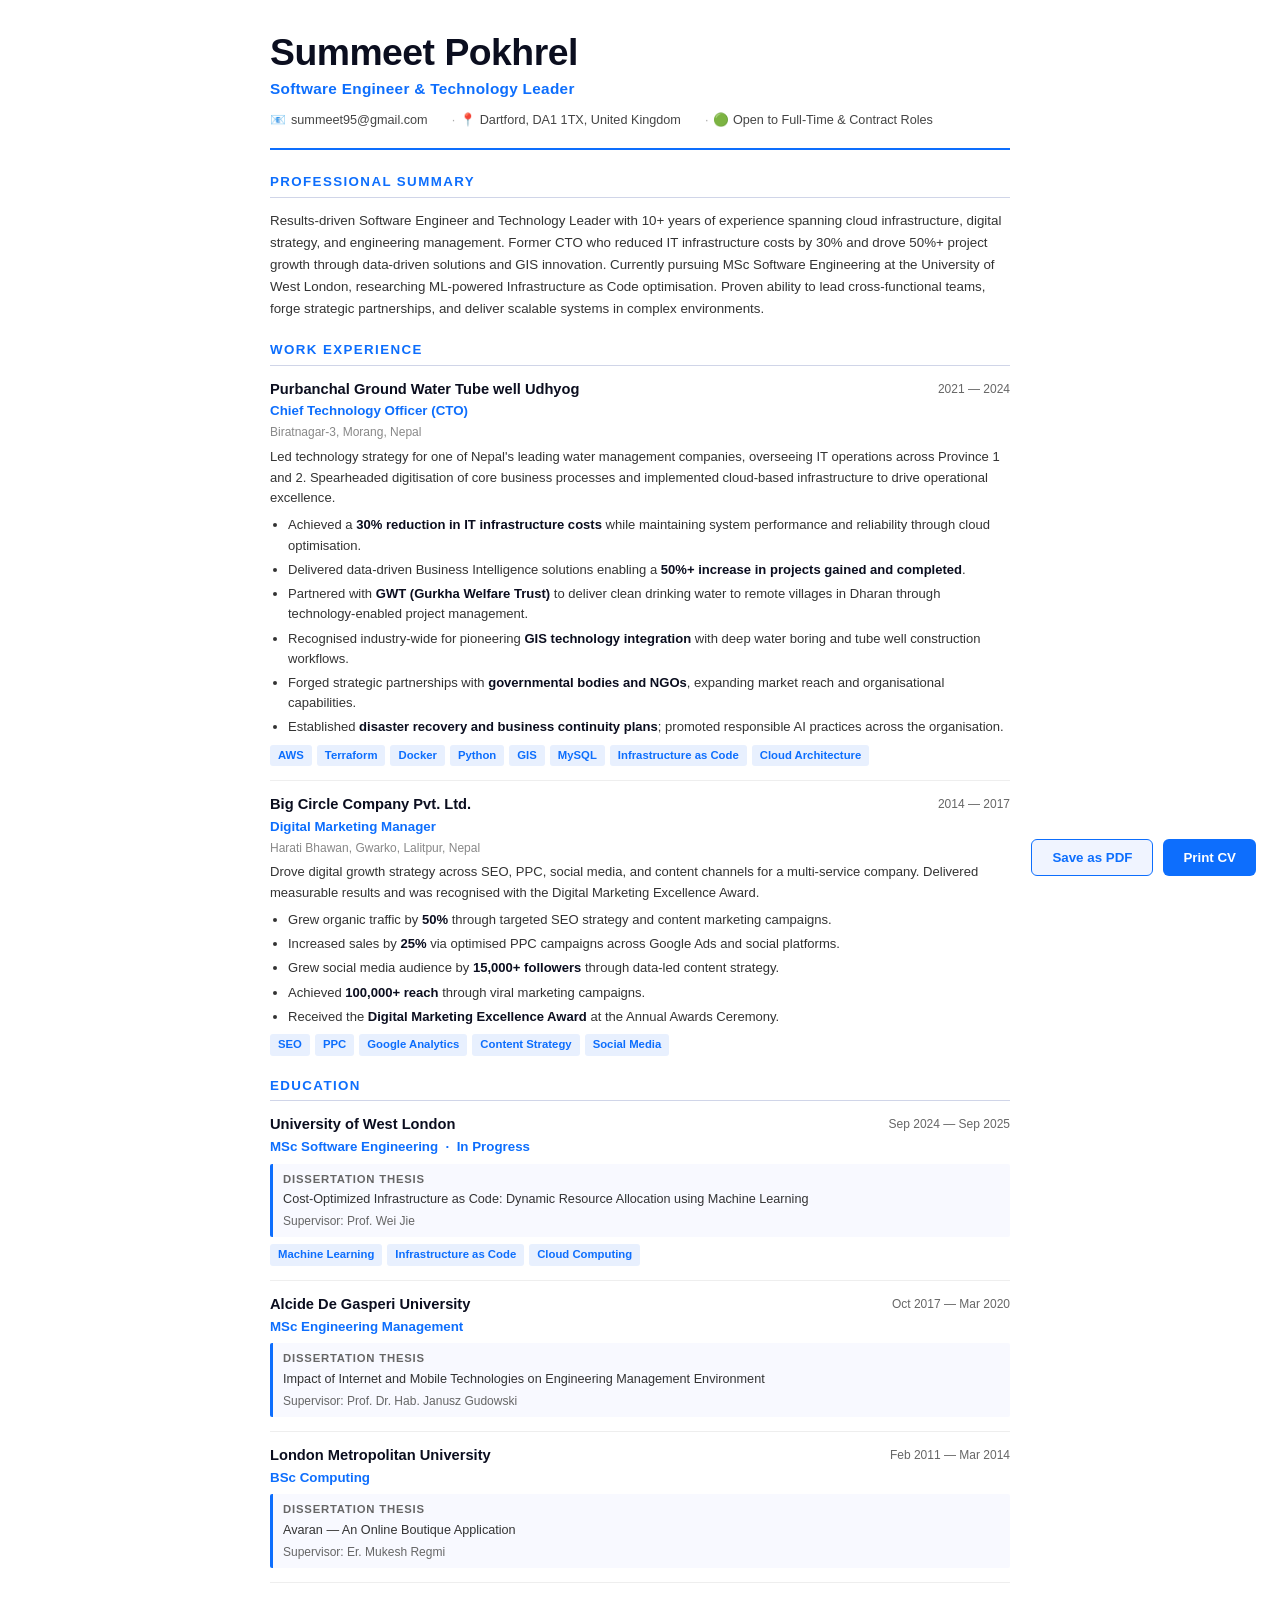
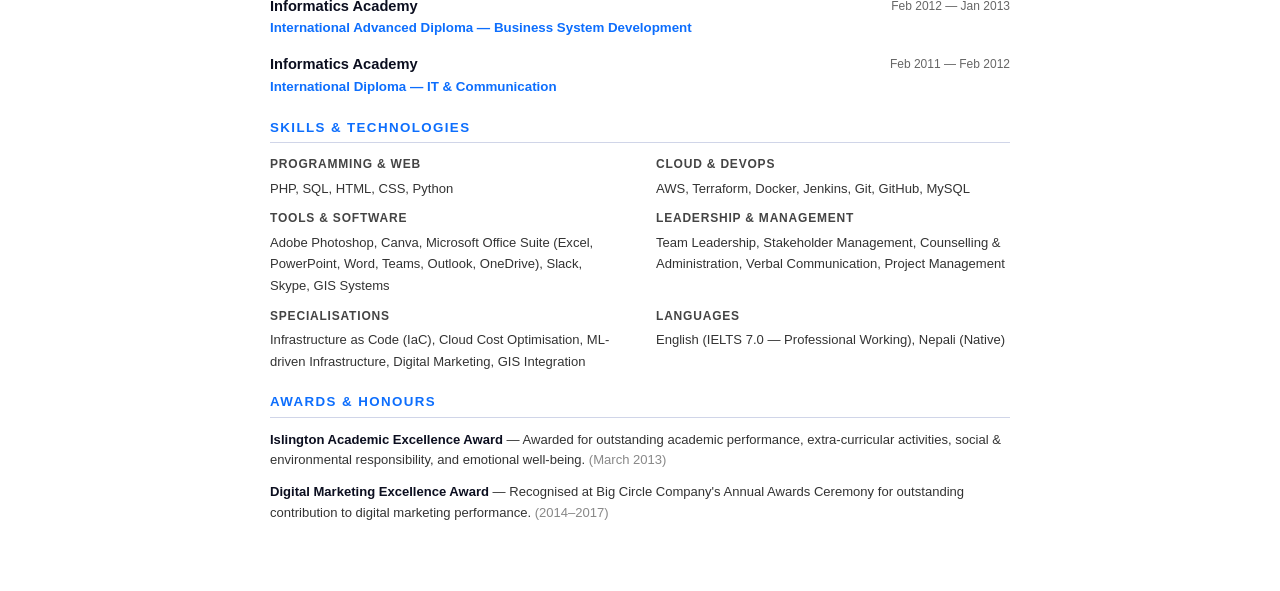
<file: assets/summeet-cv.html>
<!DOCTYPE html>
<html lang="en">
<head>
  <meta charset="UTF-8"/>
  <meta name="viewport" content="width=device-width, initial-scale=1.0"/>
  <title>Summeet Pokhrel — CV</title>
  <style>
    /* ── Reset ── */
    *, *::before, *::after { box-sizing: border-box; margin: 0; padding: 0; }

    /* ── Page / Print Setup ── */
    @page {
      size: A4;
      margin: 18mm 18mm 18mm 18mm;
    }
    @media print {
      body { print-color-adjust: exact; -webkit-print-color-adjust: exact; }
      .no-print { display: none; }
      .page-break { break-before: page; }
      a { text-decoration: none; color: inherit; }
    }

    /* ── Base ── */
    html { font-size: 10.5pt; }
    body {
      font-family: 'Calibri', 'Arial', 'Helvetica Neue', sans-serif;
      color: #1a1a2e;
      background: #ffffff;
      line-height: 1.55;
      max-width: 820px;
      margin: 0 auto;
      padding: 32px 40px 48px;
    }

    /* ── Accent colour ── */
    :root { --accent: #0d6efd; --accent-light: #e8f0fe; --divider: #d0d5e8; }

    /* ════════════════════ HEADER ════════════════════ */
    .cv-header { border-bottom: 2.5px solid var(--accent); padding-bottom: 18px; margin-bottom: 22px; }
    .cv-name {
      font-size: 28pt;
      font-weight: 700;
      color: #0b0e1f;
      letter-spacing: -0.5px;
      line-height: 1.1;
    }
    .cv-title {
      font-size: 11.5pt;
      color: var(--accent);
      font-weight: 600;
      margin-top: 4px;
      letter-spacing: 0.3px;
    }
    .cv-contact {
      display: flex;
      flex-wrap: wrap;
      gap: 6px 24px;
      margin-top: 10px;
      font-size: 9.5pt;
      color: #444;
    }
    .cv-contact span { display: flex; align-items: center; gap: 5px; }
    .cv-contact a { color: #444; text-decoration: none; }
    .cv-contact a:hover { color: var(--accent); }
    .dot-sep::before { content: '·'; color: #aaa; }

    /* ════════════════════ SECTION ════════════════════ */
    .cv-section { margin-bottom: 20px; }

    .cv-section-title {
      font-size: 10pt;
      font-weight: 700;
      text-transform: uppercase;
      letter-spacing: 1.4px;
      color: var(--accent);
      border-bottom: 1.5px solid var(--divider);
      padding-bottom: 4px;
      margin-bottom: 12px;
    }

    /* ════════════════════ PROFILE SUMMARY ════════════════════ */
    .summary-text {
      font-size: 10pt;
      color: #333;
      line-height: 1.65;
    }

    /* ════════════════════ EXPERIENCE / EDUCATION ════════════════════ */
    .entry { margin-bottom: 14px; }
    .entry:last-child { margin-bottom: 0; }

    .entry-header { display: flex; justify-content: space-between; align-items: flex-start; gap: 12px; }

    .entry-org {
      font-size: 11pt;
      font-weight: 700;
      color: #0b0e1f;
    }
    .entry-role {
      font-size: 10pt;
      font-weight: 600;
      color: var(--accent);
      margin-top: 1px;
    }
    .entry-date {
      font-size: 9pt;
      color: #666;
      white-space: nowrap;
      font-weight: 500;
      padding-top: 2px;
    }
    .entry-location {
      font-size: 9pt;
      color: #888;
      margin-top: 1px;
    }
    .entry-description {
      font-size: 9.8pt;
      color: #333;
      margin-top: 5px;
      line-height: 1.6;
    }
    .entry-bullets {
      margin-top: 6px;
      padding-left: 18px;
      list-style-type: disc;
    }
    .entry-bullets li {
      font-size: 9.8pt;
      color: #333;
      margin-bottom: 4px;
      line-height: 1.55;
    }
    .entry-bullets li strong { color: #0b0e1f; }

    .entry-tags {
      display: flex;
      flex-wrap: wrap;
      gap: 5px;
      margin-top: 7px;
    }
    .tag {
      font-size: 8.5pt;
      font-weight: 600;
      color: var(--accent);
      background: var(--accent-light);
      padding: 2px 8px;
      border-radius: 3px;
    }

    /* Thesis sub-block */
    .thesis-block {
      margin-top: 6px;
      padding: 7px 10px;
      background: #f8f9ff;
      border-left: 3px solid var(--accent);
      border-radius: 2px;
    }
    .thesis-label { font-size: 8.5pt; font-weight: 700; text-transform: uppercase; letter-spacing: 0.8px; color: #666; }
    .thesis-text  { font-size: 9.5pt; color: #333; margin-top: 2px; line-height: 1.5; }

    /* ════════════════════ SKILLS ════════════════════ */
    .skills-grid {
      display: grid;
      grid-template-columns: 1fr 1fr;
      gap: 10px 32px;
    }
    .skill-group-label {
      font-size: 9pt;
      font-weight: 700;
      text-transform: uppercase;
      letter-spacing: 0.8px;
      color: #444;
      margin-bottom: 4px;
    }
    .skill-list {
      font-size: 9.8pt;
      color: #333;
      line-height: 1.65;
    }

    /* ════════════════════ AWARDS / LANGUAGES ════════════════════ */
    .inline-list { display: flex; flex-wrap: wrap; gap: 6px 20px; }
    .inline-item { font-size: 9.8pt; color: #333; }
    .inline-item strong { color: #0b0e1f; }

    /* ════════════════════ DIVIDER ════════════════════ */
    .entry-divider {
      border: none;
      border-top: 1px solid #eee;
      margin: 12px 0;
    }

    /* ════════════════════ PRINT BUTTON (screen only) ════════════════════ */
    .print-bar {
      position: fixed;
      bottom: 24px;
      right: 24px;
      display: flex;
      gap: 10px;
      z-index: 99;
    }
    .btn-print, .btn-download {
      padding: 10px 20px;
      border: none;
      border-radius: 6px;
      font-size: 10pt;
      font-weight: 600;
      cursor: pointer;
      font-family: inherit;
    }
    .btn-print {
      background: var(--accent);
      color: #fff;
    }
    .btn-print:hover { background: #0558d4; }
    .btn-download {
      background: #f0f4ff;
      color: var(--accent);
      border: 1.5px solid var(--accent);
    }
    .btn-download:hover { background: var(--accent-light); }
  </style>
</head>
<body>

  <!-- ══════════════════════ PRINT BUTTON (screen only) ══════════════════════ -->
  <div class="print-bar no-print">
    <button class="btn-download" onclick="window.print()">Save as PDF</button>
    <button class="btn-print" onclick="window.print()">Print CV</button>
  </div>

  <!-- ══════════════════════ HEADER ══════════════════════ -->
  <header class="cv-header">
    <div class="cv-name">Summeet Pokhrel</div>
    <div class="cv-title">Software Engineer &amp; Technology Leader</div>
    <div class="cv-contact">
      <span>📧 <a href="mailto:summeet95@gmail.com">summeet95@gmail.com</a></span>
      <span class="dot-sep">📍 Dartford, DA1 1TX, United Kingdom</span>
      <span class="dot-sep">🟢 Open to Full-Time &amp; Contract Roles</span>
    </div>
  </header>

  <!-- ══════════════════════ PROFESSIONAL SUMMARY ══════════════════════ -->
  <section class="cv-section">
    <div class="cv-section-title">Professional Summary</div>
    <p class="summary-text">
      Results-driven Software Engineer and Technology Leader with 10+ years of experience spanning cloud infrastructure,
      digital strategy, and engineering management. Former CTO who reduced IT infrastructure costs by 30% and drove
      50%+ project growth through data-driven solutions and GIS innovation. Currently pursuing MSc Software Engineering
      at the University of West London, researching ML-powered Infrastructure as Code optimisation. Proven ability to
      lead cross-functional teams, forge strategic partnerships, and deliver scalable systems in complex environments.
    </p>
  </section>

  <!-- ══════════════════════ WORK EXPERIENCE ══════════════════════ -->
  <section class="cv-section">
    <div class="cv-section-title">Work Experience</div>

    <!-- CTO -->
    <div class="entry">
      <div class="entry-header">
        <div>
          <div class="entry-org">Purbanchal Ground Water Tube well Udhyog</div>
          <div class="entry-role">Chief Technology Officer (CTO)</div>
          <div class="entry-location">Biratnagar-3, Morang, Nepal</div>
        </div>
        <div class="entry-date">2021 — 2024</div>
      </div>
      <p class="entry-description">
        Led technology strategy for one of Nepal's leading water management companies, overseeing IT operations
        across Province 1 and 2. Spearheaded digitisation of core business processes and implemented cloud-based
        infrastructure to drive operational excellence.
      </p>
      <ul class="entry-bullets">
        <li>Achieved a <strong>30% reduction in IT infrastructure costs</strong> while maintaining system performance and reliability through cloud optimisation.</li>
        <li>Delivered data-driven Business Intelligence solutions enabling a <strong>50%+ increase in projects gained and completed</strong>.</li>
        <li>Partnered with <strong>GWT (Gurkha Welfare Trust)</strong> to deliver clean drinking water to remote villages in Dharan through technology-enabled project management.</li>
        <li>Recognised industry-wide for pioneering <strong>GIS technology integration</strong> with deep water boring and tube well construction workflows.</li>
        <li>Forged strategic partnerships with <strong>governmental bodies and NGOs</strong>, expanding market reach and organisational capabilities.</li>
        <li>Established <strong>disaster recovery and business continuity plans</strong>; promoted responsible AI practices across the organisation.</li>
      </ul>
      <div class="entry-tags">
        <span class="tag">AWS</span>
        <span class="tag">Terraform</span>
        <span class="tag">Docker</span>
        <span class="tag">Python</span>
        <span class="tag">GIS</span>
        <span class="tag">MySQL</span>
        <span class="tag">Infrastructure as Code</span>
        <span class="tag">Cloud Architecture</span>
      </div>
    </div>

    <hr class="entry-divider"/>

    <!-- Digital Marketing Manager -->
    <div class="entry">
      <div class="entry-header">
        <div>
          <div class="entry-org">Big Circle Company Pvt. Ltd.</div>
          <div class="entry-role">Digital Marketing Manager</div>
          <div class="entry-location">Harati Bhawan, Gwarko, Lalitpur, Nepal</div>
        </div>
        <div class="entry-date">2014 — 2017</div>
      </div>
      <p class="entry-description">
        Drove digital growth strategy across SEO, PPC, social media, and content channels for a multi-service company.
        Delivered measurable results and was recognised with the Digital Marketing Excellence Award.
      </p>
      <ul class="entry-bullets">
        <li>Grew organic traffic by <strong>50%</strong> through targeted SEO strategy and content marketing campaigns.</li>
        <li>Increased sales by <strong>25%</strong> via optimised PPC campaigns across Google Ads and social platforms.</li>
        <li>Grew social media audience by <strong>15,000+ followers</strong> through data-led content strategy.</li>
        <li>Achieved <strong>100,000+ reach</strong> through viral marketing campaigns.</li>
        <li>Received the <strong>Digital Marketing Excellence Award</strong> at the Annual Awards Ceremony.</li>
      </ul>
      <div class="entry-tags">
        <span class="tag">SEO</span>
        <span class="tag">PPC</span>
        <span class="tag">Google Analytics</span>
        <span class="tag">Content Strategy</span>
        <span class="tag">Social Media</span>
      </div>
    </div>

  </section>

  <!-- ══════════════════════ EDUCATION ══════════════════════ -->
  <section class="cv-section">
    <div class="cv-section-title">Education</div>

    <!-- MSc Software Engineering -->
    <div class="entry">
      <div class="entry-header">
        <div>
          <div class="entry-org">University of West London</div>
          <div class="entry-role">MSc Software Engineering &nbsp;·&nbsp; <em style="font-style:normal;color:#0d6efd;">In Progress</em></div>
        </div>
        <div class="entry-date">Sep 2024 — Sep 2025</div>
      </div>
      <div class="thesis-block">
        <div class="thesis-label">Dissertation Thesis</div>
        <div class="thesis-text">Cost-Optimized Infrastructure as Code: Dynamic Resource Allocation using Machine Learning</div>
        <div class="thesis-text" style="margin-top:3px; color:#666; font-size:9pt;">Supervisor: Prof. Wei Jie</div>
      </div>
      <div class="entry-tags">
        <span class="tag">Machine Learning</span>
        <span class="tag">Infrastructure as Code</span>
        <span class="tag">Cloud Computing</span>
      </div>
    </div>

    <hr class="entry-divider"/>

    <!-- MSc Engineering Management -->
    <div class="entry">
      <div class="entry-header">
        <div>
          <div class="entry-org">Alcide De Gasperi University</div>
          <div class="entry-role">MSc Engineering Management</div>
        </div>
        <div class="entry-date">Oct 2017 — Mar 2020</div>
      </div>
      <div class="thesis-block">
        <div class="thesis-label">Dissertation Thesis</div>
        <div class="thesis-text">Impact of Internet and Mobile Technologies on Engineering Management Environment</div>
        <div class="thesis-text" style="margin-top:3px; color:#666; font-size:9pt;">Supervisor: Prof. Dr. Hab. Janusz Gudowski</div>
      </div>
    </div>

    <hr class="entry-divider"/>

    <!-- BSc Computing -->
    <div class="entry">
      <div class="entry-header">
        <div>
          <div class="entry-org">London Metropolitan University</div>
          <div class="entry-role">BSc Computing</div>
        </div>
        <div class="entry-date">Feb 2011 — Mar 2014</div>
      </div>
      <div class="thesis-block">
        <div class="thesis-label">Dissertation Thesis</div>
        <div class="thesis-text">Avaran — An Online Boutique Application</div>
        <div class="thesis-text" style="margin-top:3px; color:#666; font-size:9pt;">Supervisor: Er. Mukesh Regmi</div>
      </div>
    </div>

    <hr class="entry-divider"/>

    <!-- Diplomas -->
    <div class="entry">
      <div class="entry-header">
        <div>
          <div class="entry-org">Informatics Academy</div>
          <div class="entry-role">International Advanced Diploma — Business System Development</div>
        </div>
        <div class="entry-date">Feb 2012 — Jan 2013</div>
      </div>
    </div>
    <div class="entry" style="margin-top:8px;">
      <div class="entry-header">
        <div>
          <div class="entry-org">Informatics Academy</div>
          <div class="entry-role">International Diploma — IT &amp; Communication</div>
        </div>
        <div class="entry-date">Feb 2011 — Feb 2012</div>
      </div>
    </div>

  </section>

  <!-- ══════════════════════ SKILLS ══════════════════════ -->
  <section class="cv-section">
    <div class="cv-section-title">Skills &amp; Technologies</div>
    <div class="skills-grid">

      <div>
        <div class="skill-group-label">Programming &amp; Web</div>
        <div class="skill-list">PHP, SQL, HTML, CSS, Python</div>
      </div>

      <div>
        <div class="skill-group-label">Cloud &amp; DevOps</div>
        <div class="skill-list">AWS, Terraform, Docker, Jenkins, Git, GitHub, MySQL</div>
      </div>

      <div>
        <div class="skill-group-label">Tools &amp; Software</div>
        <div class="skill-list">Adobe Photoshop, Canva, Microsoft Office Suite (Excel, PowerPoint, Word, Teams, Outlook, OneDrive), Slack, Skype, GIS Systems</div>
      </div>

      <div>
        <div class="skill-group-label">Leadership &amp; Management</div>
        <div class="skill-list">Team Leadership, Stakeholder Management, Counselling &amp; Administration, Verbal Communication, Project Management</div>
      </div>

      <div>
        <div class="skill-group-label">Specialisations</div>
        <div class="skill-list">Infrastructure as Code (IaC), Cloud Cost Optimisation, ML-driven Infrastructure, Digital Marketing, GIS Integration</div>
      </div>

      <div>
        <div class="skill-group-label">Languages</div>
        <div class="skill-list">English (IELTS 7.0 — Professional Working), Nepali (Native)</div>
      </div>

    </div>
  </section>

  <!-- ══════════════════════ AWARDS & HONOURS ══════════════════════ -->
  <section class="cv-section">
    <div class="cv-section-title">Awards &amp; Honours</div>
    <div class="inline-list">
      <div class="inline-item">
        <strong>Islington Academic Excellence Award</strong> — Awarded for outstanding academic performance, extra-curricular activities,
        social &amp; environmental responsibility, and emotional well-being. <span style="color:#888;">(March 2013)</span>
      </div>
      <div class="inline-item" style="margin-top:6px;">
        <strong>Digital Marketing Excellence Award</strong> — Recognised at Big Circle Company's Annual Awards Ceremony for
        outstanding contribution to digital marketing performance. <span style="color:#888;">(2014–2017)</span>
      </div>
    </div>
  </section>

</body>
</html>
</file>
